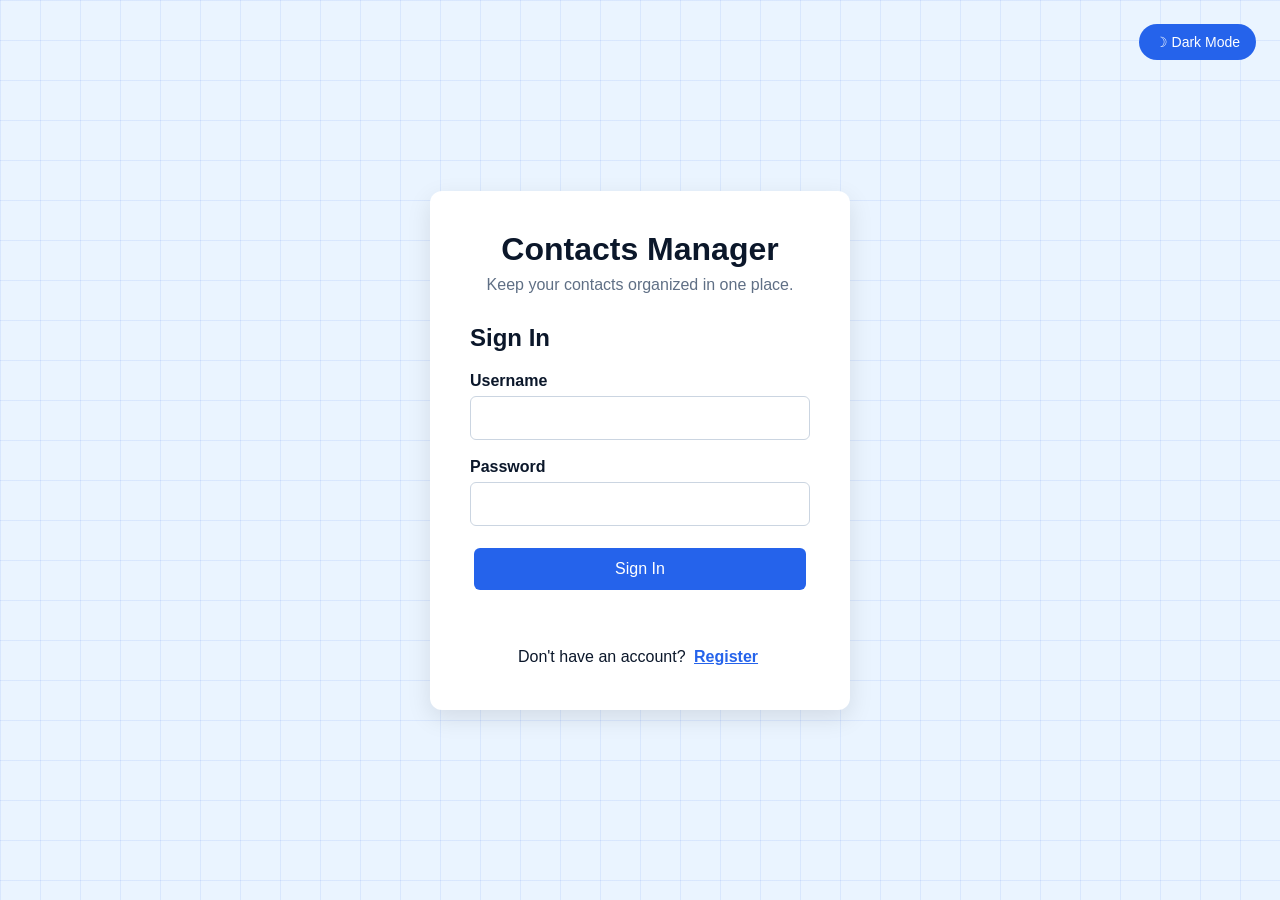
<file: html/index.html>
<!DOCTYPE html>
<html lang="en">
<head>
    <meta charset="UTF-8">
    <meta name="viewport" content="width=device-width, initial-scale=1.0">

    <title>Contacts Manager</title>

    <link rel="stylesheet" href="css/styles.css">
</head>

<body>
        <button id="themeToggle" class="theme-toggle" type="button">
    ☽ Dark Mode
</button>

    <main class="auth-container">

        <h1>Contacts Manager</h1>
        <p>Keep your contacts organized in one place.</p>

        <!-- Login Section -->
        <section id="loginSection">
            <h2>Sign In</h2>

            <form id="loginForm">
                <label for="loginUsername">Username</label>
                <input
                    type="text"
                    id="loginUsername"
                    name="loginUsername"
                    required
                >

                <label for="loginPassword">Password</label>
                <input
                    type="password"
                    id="loginPassword"
                    name="loginPassword"
                    required
                >

                <button type="submit">Sign In</button>
            </form>

            <p id="loginMessage" class="message"></p>

            <p>
                Don't have an account?
                <button type="button" id="showRegisterButton">
                    Register
                </button>
            </p>
        </section>


        <!-- Registration Section -->
        <section id="registerSection" hidden>
            <h2>Create Account</h2>

            <form id="registerForm">

                <label for="firstName">First Name</label>
                <input
                    type="text"
                    id="firstName"
                    name="firstName"
                    required
                >

                <label for="lastName">Last Name</label>
                <input
                    type="text"
                    id="lastName"
                    name="lastName"
                    required
                >

                <label for="registerUsername">Username</label>
                <input
                    type="text"
                    id="registerUsername"
                    name="registerUsername"
                    required
                >

                <label for="registerPassword">Password</label>
                <input
                    type="password"
                    id="registerPassword"
                    name="registerPassword"
                    required
                >

                <button type="submit">Create Account</button>
            </form>

            <p id="registerMessage" class="message"></p>

            <p>
                Already have an account?
                <button type="button" id="showLoginButton">
                    Sign In
                </button>
            </p>
        </section>

    </main>

    <script src="js/code.js"></script>

</body>
</html>
</file>
<file: html/css/styles.css>
* {
    box-sizing: border-box;
    margin: 0;
    padding: 0;
}

body {
    font-family: Arial, sans-serif;
    background-color: #EAF4FF;
    background-image:
        linear-gradient(rgba(37, 99, 235, 0.09) 1px, transparent 1px),
        linear-gradient(90deg, rgba(37, 99, 235, 0.09) 1px, transparent 1px);
    background-size: 40px 40px;
    min-height: 100vh;
    display: flex;
    justify-content: center;
    align-items: center;
    color: #0B172A;
}

.auth-container {
    background: #FFFFFF;
    width: 100%;
    max-width: 420px;
    padding: 40px;
    border-radius: 12px;
    box-shadow: 0 8px 25px rgba(0, 0, 0, 0.1);
}

.auth-container > h1 {
    text-align: center;
    margin-bottom: 8px;
}

.auth-container > p {
    text-align: center;
    color: #5F6F85;
    margin-bottom: 30px;
}

section h2 {
    margin-bottom: 20px;
}

form {
    display: flex;
    flex-direction: column;
}

label {
    margin-bottom: 6px;
    font-weight: 600;
}

input {
    padding: 12px;
    margin-bottom: 18px;
    border: 1px solid #CBD5E1;
    border-radius: 6px;
    font-size: 16px;
}

input:focus {
    outline: 2px solid #4DA3FF;
    outline-offset: 1px;
}

button {
    padding: 12px 18px;
    border: none;
    border-radius: 6px;
    background: #2563EB;
    color: white;
    font-size: 16px;
    cursor: pointer;
    margin: 4px;
}

button:hover {
    background: #1D4ED8;
}

section > p {
    margin-top: 18px;
    text-align: center;
}

section > p button {
    background: none;
    color: #2563EB;
    padding: 0;
    font-weight: 600;
    text-decoration: underline;
}

section > p button:hover {
    background: none;
}

.message {
    min-height: 20px;
    margin-top: 12px;
}

[hidden] {
    display: none;
}


/* Contacts Page */

.contacts-page {
    display: block;
    padding: 40px 20px;
}

.contacts-container {
    width: 100%;
    max-width: 1000px;
    margin: 0 auto;
    background: #FFFFFF;
    padding: 35px;
    border-radius: 12px;
    box-shadow: 0 8px 25px rgba(0, 0, 0, 0.1);
}

.contacts-header {
    display: flex;
    justify-content: space-between;
    align-items: center;
    margin-bottom: 30px;
}

.contacts-header h1 {
    margin-bottom: 5px;
}

.contacts-header p {
    color: #5F6F85;
}

.contact-controls {
    display: flex;
    gap: 10px;
    margin-bottom: 30px;
}

.contact-controls input {
    flex: 1;
    margin-bottom: 0;
}

.contact-controls button {
    white-space: nowrap;
}

#addContactSection {
    margin-bottom: 30px;
    padding: 25px;
    background: #F4F7FB;
    border-radius: 8px;
}

#addContactSection h2 {
    margin-bottom: 20px;
}

#cancelAddButton {
    margin-top: 10px;
    background: #5F6F85;
}

#contactsList {
    margin-top: 15px;
}

.contact-card {
    padding: 18px;
    margin-bottom: 12px;
    border: 1px solid #D7E0EC;
    border-radius: 8px;
}

.contact-card h3 {
    margin-bottom: 8px;
}

.contact-card p {
    margin: 4px 0;
    color: #5F6F85;
}

#editForm {
    margin-top: 30px;
    margin-bottom: 30px;
    padding: 25px;
    background: #F4F7FB;
    border-radius: 8px;
}

#cancelEdit {
    margin-top: 10px;
    background: #5F6F85;
}


/* Admin Page */

.admin-page {
    display: block;
    padding: 40px 20px;
}

.admin-panel {
    width: 100%;
    max-width: 1000px;
    margin: 0 auto;
    background: #FFFFFF;
    padding: 35px;
    border-radius: 12px;
    box-shadow: 0 8px 25px rgba(0, 0, 0, 0.1);
}

.admin-header {
    display: flex;
    justify-content: space-between;
    align-items: center;
    margin-bottom: 30px;
}

.admin-controls {
    display: flex;
    gap: 10px;
    margin-bottom: 30px;
}

.admin-controls input {
    flex: 1;
    margin-bottom: 0;
}

.admin-controls button {
    white-space: nowrap;
}

.user-card {
    padding: 18px;
    margin-bottom: 12px;
    border: 1px solid #D7E0EC;
    border-radius: 8px;
}

#addAdminSection {
    margin-bottom: 30px;
    padding: 25px;
    background: #F4F7FB;
    border-radius: 8px;
}

#addContactSection h2 {
    margin-bottom: 20px;
}

#cancelAddAdmin {
    background: #5F6F85;
    margin-top: 16px;
}

#usersList {
    margin-top: 15px;
}


/* Light / Dark Mode */

body.dark-mode {
    background-color: #071426;
    background-image:
        linear-gradient(rgba(77, 163, 255, 0.08) 1px, transparent 1px),
        linear-gradient(90deg, rgba(77, 163, 255, 0.08) 1px, transparent 1px);
    background-size: 40px 40px;
    color: #F5F7FA;
}

body.dark-mode .auth-container,
body.dark-mode .contacts-container,
body.dark-mode .admin-panel {
    background: #16243B;
    color: #F5F7FA;
    box-shadow: 0 8px 25px rgba(0, 0, 0, 0.35);
}

body.dark-mode .auth-container > p,
body.dark-mode .contacts-header p,
body.dark-mode .contact-card p {
    color: #AEBBCC;
}

body.dark-mode input {
    background: #1D2D47;
    color: #F5F7FA;
    border-color: #40536F;
}

body.dark-mode input::placeholder {
    color: #AEBBCC;
}

body.dark-mode input:focus {
    outline-color: #4DA3FF;
}

body.dark-mode #addContactSection,
body.dark-mode #addAdminSection {
    background: #1D2D47;
}

body.dark-mode #editForm {
    background: #2c436c;
}

body.dark-mode .contact-card,
body.dark-mode .user-card {
    background: #1D2D47;
    border-color: #40536F;
}

body.dark-mode section > p button {
    color: #4DA3FF;
}


/* Theme Toggle */

.theme-toggle {
    position: fixed;
    top: 20px;
    right: 20px;
    background: #2563EB;
    color: white;
    border: none;
    border-radius: 20px;
    padding: 10px 16px;
    font-size: 14px;
    cursor: pointer;
    z-index: 1000;
}

.theme-toggle:hover {
    background: #1D4ED8;
}

body.dark-mode .theme-toggle {
    background: #4DA3FF;
    color: #071426;
}

body.dark-mode .theme-toggle:hover {
    background: #7DBBFF;
}

button,
input,
.contact-card,
.user-card {
    transition: background-color 0.2s ease,
                border-color 0.2s ease,
                box-shadow 0.2s ease;
}

.contact-card:hover,
.user-card:hover {
    border-color: #2563EB;
    box-shadow: 0 4px 12px rgba(37, 99, 235, 0.08);
}

body.dark-mode .contact-card:hover,
body.dark-mode .user-card:hover {
    border-color: #4DA3FF;
    box-shadow: 0 4px 12px rgba(77, 163, 255, 0.10);
}
</file>
